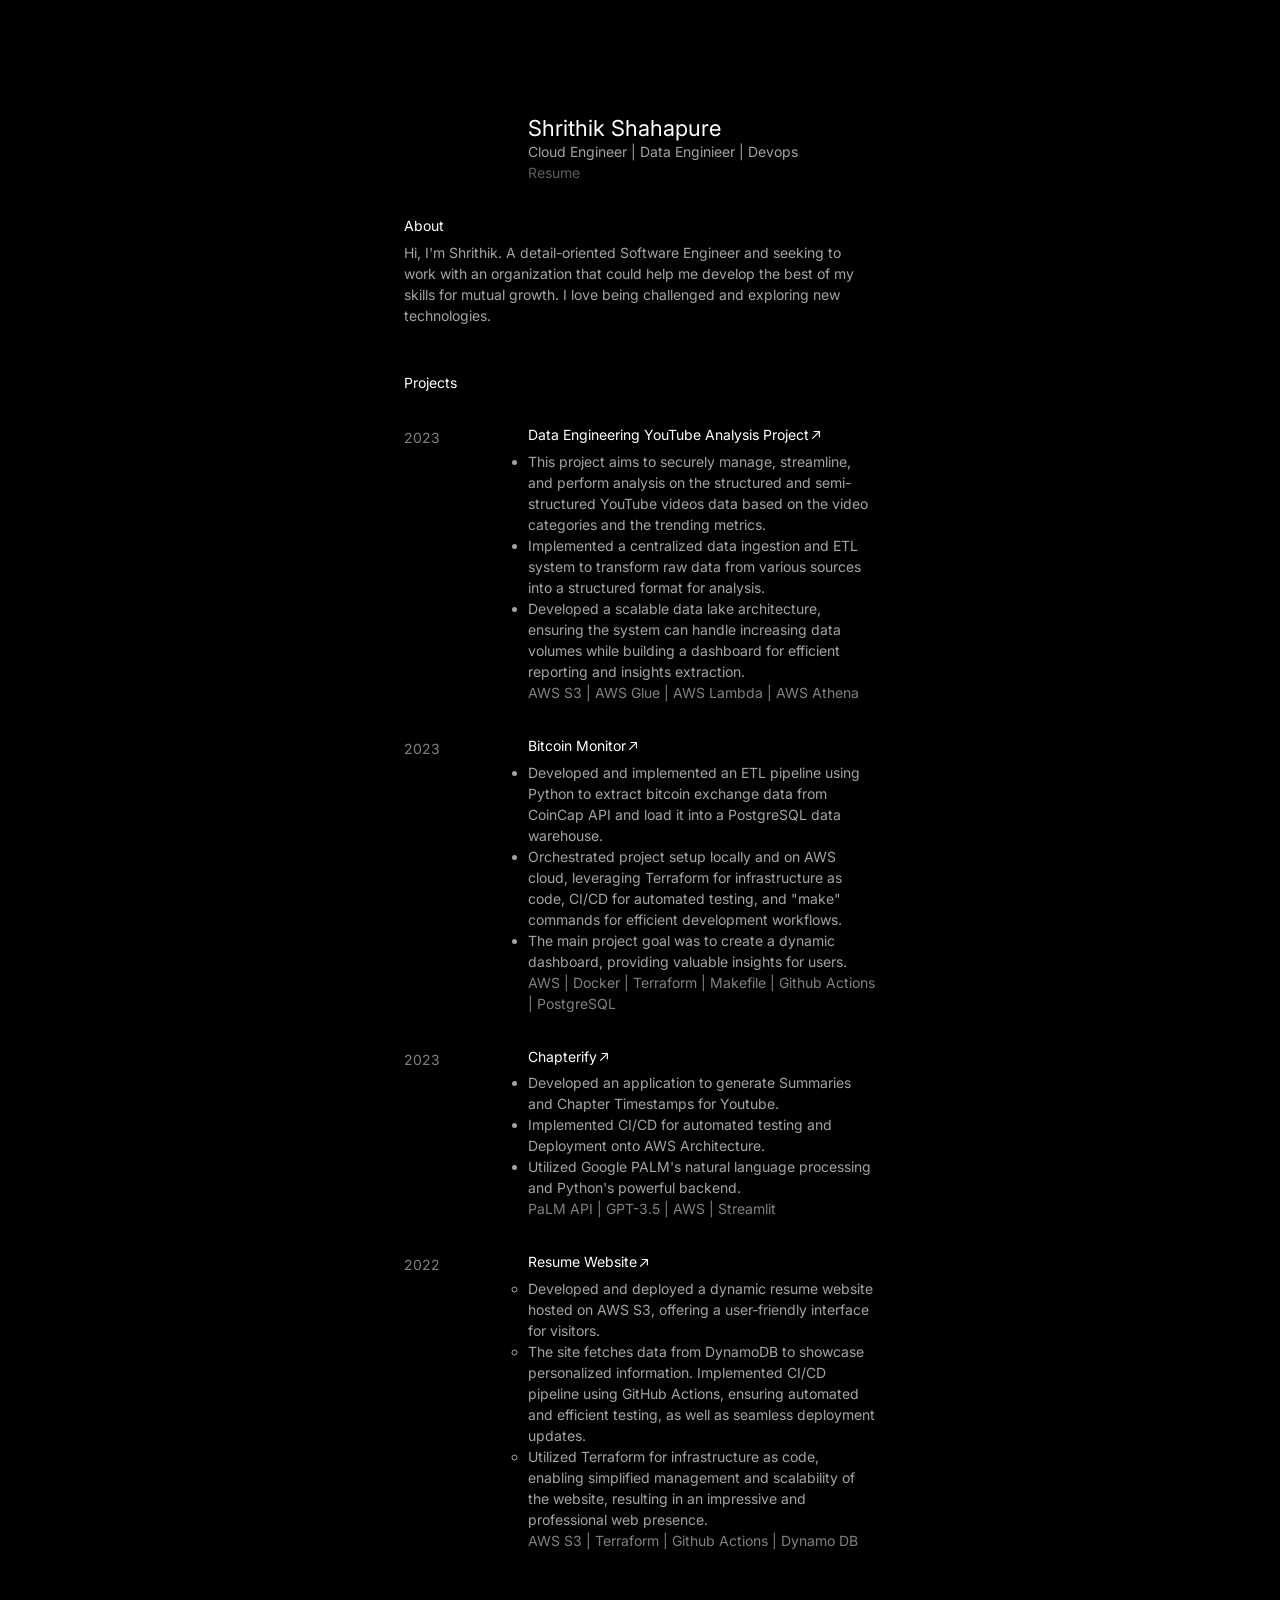
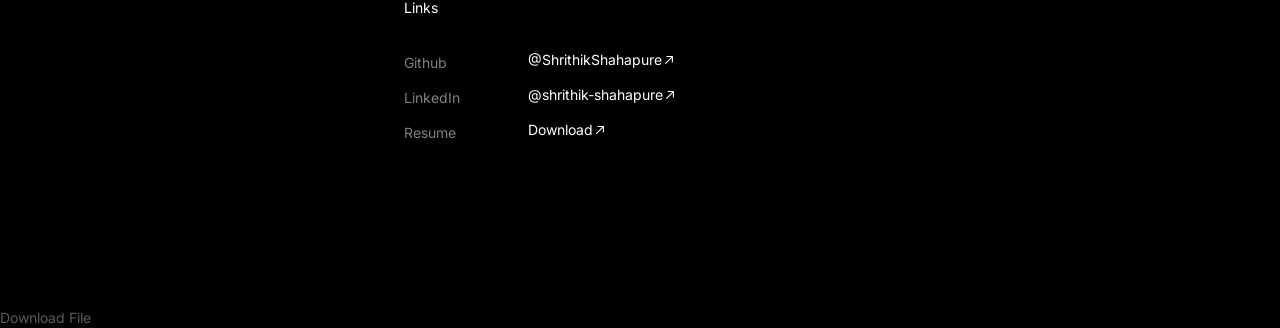
<file: index.html>
<!DOCTYPE html>
<html>

<head>
    <meta name="viewport" content="width=device-width" />
    <meta charSet="utf-8" />
    <title>Shrithik Shahapure - Cloud Engineer | Data Enginieer | Devops</title>
    <meta name="next-head-count" content="3" />
    <meta charset="utf-8" />
    <meta name="description" content="Shrithik Shahapure - Cloud Engineer | Data Engineer | Devops" />
    <meta name="image" content="https://shrithik.cloud/bear.png" />
    <meta itemProp="name" content="Bonhomme" />
    <meta itemProp="description" content="Shrithik Shahapure - Cloud Engineer | Data Engineer | Devops" />
    <meta itemProp="image" content="https://shrithik.cloud/bear.png" />
    <meta name="og:title" content="Shrithik Shahapure - Cloud Engineer | Data Enginieer | Devops" />
    <meta name="og:description" content="Shrithik Shahapure - Cloud Engineer | Data Enginieer | Devops" />
    <link rel="icon" href="/bear.png" />
    <link rel="preload" href="/_next/static/css/295d5bbb60542c13.css" as="style" />
    <link rel="stylesheet" href="/_next/static/css/295d5bbb60542c13.css" data-n-g="" /><noscript data-n-css=""></noscript>

</head>

<body>
    <div id="__next">
        <div data-rk="">
            <style>
                [data-rk] {
                    --rk-blurs-modalOverlay: blur(0px);
                    --rk-fonts-body: SFRounded, ui-rounded, "SF Pro Rounded", -apple-system, BlinkMacSystemFont, "Segoe UI", Roboto, Helvetica, Arial, sans-serif, "Apple Color Emoji", "Segoe UI Emoji", "Segoe UI Symbol";
                    --rk-radii-actionButton: 9999px;
                    --rk-radii-connectButton: 12px;
                    --rk-radii-menuButton: 12px;
                    --rk-radii-modal: 24px;
                    --rk-radii-modalMobile: 28px;
                    --rk-colors-accentColor: #3898FF;
                    --rk-colors-accentColorForeground: #FFF;
                    --rk-colors-actionButtonBorder: rgba(255, 255, 255, 0.04);
                    --rk-colors-actionButtonBorderMobile: rgba(255, 255, 255, 0.08);
                    --rk-colors-actionButtonSecondaryBackground: rgba(255, 255, 255, 0.08);
                    --rk-colors-closeButton: rgba(224, 232, 255, 0.6);
                    --rk-colors-closeButtonBackground: rgba(255, 255, 255, 0.08);
                    --rk-colors-connectButtonBackground: #1A1B1F;
                    --rk-colors-connectButtonBackgroundError: #FF494A;
                    --rk-colors-connectButtonInnerBackground: linear-gradient(0deg, rgba(255, 255, 255, 0.075), rgba(255, 255, 255, 0.15));
                    --rk-colors-connectButtonText: #FFF;
                    --rk-colors-connectButtonTextError: #FFF;
                    --rk-colors-connectionIndicator: #30E000;
                    --rk-colors-error: #FF494A;
                    --rk-colors-generalBorder: rgba(255, 255, 255, 0.08);
                    --rk-colors-generalBorderDim: rgba(255, 255, 255, 0.04);
                    --rk-colors-menuItemBackground: rgba(224, 232, 255, 0.1);
                    --rk-colors-modalBackdrop: rgba(0, 0, 0, 0.5);
                    --rk-colors-modalBackground: #1A1B1F;
                    --rk-colors-modalBorder: rgba(255, 255, 255, 0.08);
                    --rk-colors-modalText: #FFF;
                    --rk-colors-modalTextDim: rgba(224, 232, 255, 0.3);
                    --rk-colors-modalTextSecondary: rgba(255, 255, 255, 0.6);
                    --rk-colors-profileAction: rgba(224, 232, 255, 0.1);
                    --rk-colors-profileActionHover: rgba(224, 232, 255, 0.2);
                    --rk-colors-profileForeground: rgba(224, 232, 255, 0.05);
                    --rk-colors-selectedOptionBorder: rgba(224, 232, 255, 0.1);
                    --rk-colors-standby: #FFD641;
                    --rk-shadows-connectButton: 0px 4px 12px rgba(0, 0, 0, 0.1);
                    --rk-shadows-dialog: 0px 8px 32px rgba(0, 0, 0, 0.32);
                    --rk-shadows-profileDetailsAction: 0px 2px 6px rgba(37, 41, 46, 0.04);
                    --rk-shadows-selectedOption: 0px 2px 6px rgba(0, 0, 0, 0.24);
                    --rk-shadows-selectedWallet: 0px 2px 6px rgba(0, 0, 0, 0.24);
                    --rk-shadows-walletLogo: 0px 2px 16px rgba(0, 0, 0, 0.16);
                }
            </style>
            <style data-emotion="css-global 5yyz8i">
                :host,
                :root,
                [data-theme] {
                    --chakra-ring-inset: var(--chakra-empty, /*!*/
                    /*!*/
                    );
                    --chakra-ring-offset-width: 0px;
                    --chakra-ring-offset-color: #fff;
                    --chakra-ring-color: rgba(66, 153, 225, 0.6);
                    --chakra-ring-offset-shadow: 0 0 #0000;
                    --chakra-ring-shadow: 0 0 #0000;
                    --chakra-space-x-reverse: 0;
                    --chakra-space-y-reverse: 0;
                    --bonhomme-colors-transparent: transparent;
                    --bonhomme-colors-current: currentColor;
                    --bonhomme-colors-black-50: #404040;
                    --bonhomme-colors-black-100: #333;
                    --bonhomme-colors-black-200: #262626;
                    --bonhomme-colors-black-300: #1a1a1a;
                    --bonhomme-colors-black-400: #0d0d0d;
                    --bonhomme-colors-black-500: #000;
                    --bonhomme-colors-black-600: #000;
                    --bonhomme-colors-black-700: #000;
                    --bonhomme-colors-black-800: #000;
                    --bonhomme-colors-black-900: #000;
                    --bonhomme-colors-white-50: #fff;
                    --bonhomme-colors-white-100: #fff;
                    --bonhomme-colors-white-200: #fff;
                    --bonhomme-colors-white-300: #fff;
                    --bonhomme-colors-white-400: #fff;
                    --bonhomme-colors-white-500: #fff;
                    --bonhomme-colors-white-600: #f2f2f2;
                    --bonhomme-colors-white-700: #e6e6e6;
                    --bonhomme-colors-white-800: #d9d9d9;
                    --bonhomme-colors-white-900: #ccc;
                    --bonhomme-colors-whiteAlpha-50: rgba(255, 255, 255, 0.04);
                    --bonhomme-colors-whiteAlpha-100: rgba(255, 255, 255, 0.06);
                    --bonhomme-colors-whiteAlpha-200: rgba(255, 255, 255, 0.08);
                    --bonhomme-colors-whiteAlpha-300: rgba(255, 255, 255, 0.16);
                    --bonhomme-colors-whiteAlpha-400: rgba(255, 255, 255, 0.24);
                    --bonhomme-colors-whiteAlpha-500: rgba(255, 255, 255, 0.36);
                    --bonhomme-colors-whiteAlpha-600: rgba(255, 255, 255, 0.48);
                    --bonhomme-colors-whiteAlpha-700: rgba(255, 255, 255, 0.64);
                    --bonhomme-colors-whiteAlpha-800: rgba(255, 255, 255, 0.80);
                    --bonhomme-colors-whiteAlpha-900: rgba(255, 255, 255, 0.92);
                    --bonhomme-colors-blackAlpha-50: rgba(0, 0, 0, 0.04);
                    --bonhomme-colors-blackAlpha-100: rgba(0, 0, 0, 0.06);
                    --bonhomme-colors-blackAlpha-200: rgba(0, 0, 0, 0.08);
                    --bonhomme-colors-blackAlpha-300: rgba(0, 0, 0, 0.16);
                    --bonhomme-colors-blackAlpha-400: rgba(0, 0, 0, 0.24);
                    --bonhomme-colors-blackAlpha-500: rgba(0, 0, 0, 0.36);
                    --bonhomme-colors-blackAlpha-600: rgba(0, 0, 0, 0.48);
                    --bonhomme-colors-blackAlpha-700: rgba(0, 0, 0, 0.64);
                    --bonhomme-colors-blackAlpha-800: rgba(0, 0, 0, 0.80);
                    --bonhomme-colors-blackAlpha-900: rgba(0, 0, 0, 0.92);
                    --bonhomme-colors-gray-50: #F7FAFC;
                    --bonhomme-colors-gray-100: #EDF2F7;
                    --bonhomme-colors-gray-200: #E2E8F0;
                    --bonhomme-colors-gray-300: #CBD5E0;
                    --bonhomme-colors-gray-400: #A0AEC0;
                    --bonhomme-colors-gray-500: #718096;
                    --bonhomme-colors-gray-600: #4A5568;
                    --bonhomme-colors-gray-700: #2D3748;
                    --bonhomme-colors-gray-800: #1A202C;
                    --bonhomme-colors-gray-900: #171923;
                    -webkit---bonhomme-colors-red-50: #FFF5F5;
                    --bonhomme-colors-red-50: #FFF5F5;
                    --bonhomme-colors-red-100: #FED7D7;
                    --bonhomme-colors-red-200: #FEB2B2;
                    --bonhomme-colors-red-300: #FC8181;
                    --bonhomme-colors-red-400: #F56565;
                    --bonhomme-colors-red-500: #E53E3E;
                    --bonhomme-colors-red-600: #C53030;
                    --bonhomme-colors-red-700: #9B2C2C;
                    --bonhomme-colors-red-800: #822727;
                    --bonhomme-colors-red-900: #63171B;
                    --bonhomme-colors-orange-50: #FFFAF0;
                    --bonhomme-colors-orange-100: #FEEBC8;
                    --bonhomme-colors-orange-200: #FBD38D;
                    --bonhomme-colors-orange-300: #F6AD55;
                    --bonhomme-colors-orange-400: #ED8936;
                    --bonhomme-colors-orange-500: #DD6B20;
                    --bonhomme-colors-orange-600: #C05621;
                    --bonhomme-colors-orange-700: #9C4221;
                    --bonhomme-colors-orange-800: #7B341E;
                    --bonhomme-colors-orange-900: #652B19;
                    --bonhomme-colors-yellow-50: #FFFFF0;
                    --bonhomme-colors-yellow-100: #FEFCBF;
                    --bonhomme-colors-yellow-200: #FAF089;
                    --bonhomme-colors-yellow-300: #F6E05E;
                    --bonhomme-colors-yellow-400: #ECC94B;
                    --bonhomme-colors-yellow-500: #D69E2E;
                    --bonhomme-colors-yellow-600: #B7791F;
                    --bonhomme-colors-yellow-700: #975A16;
                    --bonhomme-colors-yellow-800: #744210;
                    --bonhomme-colors-yellow-900: #5F370E;
                    --bonhomme-colors-green-50: #F0FFF4;
                    --bonhomme-colors-green-100: #C6F6D5;
                    --bonhomme-colors-green-200: #9AE6B4;
                    --bonhomme-colors-green-300: #68D391;
                    --bonhomme-colors-green-400: #48BB78;
                    --bonhomme-colors-green-500: #38A169;
                    --bonhomme-colors-green-600: #2F855A;
                    --bonhomme-colors-green-700: #276749;
                    --bonhomme-colors-green-800: #22543D;
                    --bonhomme-colors-green-900: #1C4532;
                    --bonhomme-colors-teal-50: #E6FFFA;
                    --bonhomme-colors-teal-100: #B2F5EA;
                    --bonhomme-colors-teal-200: #81E6D9;
                    --bonhomme-colors-teal-300: #4FD1C5;
                    --bonhomme-colors-teal-400: #38B2AC;
                    --bonhomme-colors-teal-500: #319795;
                    --bonhomme-colors-teal-600: #2C7A7B;
                    --bonhomme-colors-teal-700: #285E61;
                    --bonhomme-colors-teal-800: #234E52;
                    --bonhomme-colors-teal-900: #1D4044;
                    --bonhomme-colors-blue-50: #a4c8f7;
                    --bonhomme-colors-blue-100: #8db9f5;
                    --bonhomme-colors-blue-200: #75abf3;
                    --bonhomme-colors-blue-300: #5e9df1;
                    --bonhomme-colors-blue-400: #468eef;
                    --bonhomme-colors-blue-500: #2F80ED;
                    --bonhomme-colors-blue-600: #1872eb;
                    --bonhomme-colors-blue-700: #1366d6;
                    --bonhomme-colors-blue-800: #115bbf;
                    --bonhomme-colors-blue-900: #0e50a8;
                    --bonhomme-colors-cyan-50: #EDFDFD;
                    --bonhomme-colors-cyan-100: #C4F1F9;
                    --bonhomme-colors-cyan-200: #9DECF9;
                    --bonhomme-colors-cyan-300: #76E4F7;
                    --bonhomme-colors-cyan-400: #0BC5EA;
                    --bonhomme-colors-cyan-500: #00B5D8;
                    --bonhomme-colors-cyan-600: #00A3C4;
                    --bonhomme-colors-cyan-700: #0987A0;
                    --bonhomme-colors-cyan-800: #086F83;
                    --bonhomme-colors-cyan-900: #065666;
                    --bonhomme-colors-purple-50: #d9bdf3;
                    --bonhomme-colors-purple-100: #cda8ef;
                    --bonhomme-colors-purple-200: #c092ec;
                    --bonhomme-colors-purple-300: #b47ce8;
                    --bonhomme-colors-purple-400: #a767e4;
                    --bonhomme-colors-purple-500: #9b51e0;
                    --bonhomme-colors-purple-600: #8f3bdc;
                    --bonhomme-colors-purple-700: #8226d8;
                    --bonhomme-colors-purple-800: #7523c2;
                    --bonhomme-colors-purple-900: #681fac;
                    --bonhomme-colors-pink-50: #fff;
                    --bonhomme-colors-pink-100: #ffecfa;
                    --bonhomme-colors-pink-200: #ffd3f2;
                    --bonhomme-colors-pink-300: #ffb9eb;
                    --bonhomme-colors-pink-400: #ffa0e4;
                    --bonhomme-colors-pink-500: #ff86dd;
                    --bonhomme-colors-pink-600: #ff6cd6;
                    --bonhomme-colors-pink-700: #ff53cf;
                    --bonhomme-colors-pink-800: #ff39c8;
                    --bonhomme-colors-pink-900: #ff20c0;
                    --bonhomme-colors-linkedin-50: #E8F4F9;
                    --bonhomme-colors-linkedin-100: #CFEDFB;
                    --bonhomme-colors-linkedin-200: #9BDAF3;
                    --bonhomme-colors-linkedin-300: #68C7EC;
                    --bonhomme-colors-linkedin-400: #34B3E4;
                    --bonhomme-colors-linkedin-500: #00A0DC;
                    --bonhomme-colors-linkedin-600: #008CC9;
                    --bonhomme-colors-linkedin-700: #0077B5;
                    --bonhomme-colors-linkedin-800: #005E93;
                    --bonhomme-colors-linkedin-900: #004471;
                    --bonhomme-colors-facebook-50: #E8F4F9;
                    --bonhomme-colors-facebook-100: #D9DEE9;
                    --bonhomme-colors-facebook-200: #B7C2DA;
                    --bonhomme-colors-facebook-300: #6482C0;
                    --bonhomme-colors-facebook-400: #4267B2;
                    --bonhomme-colors-facebook-500: #385898;
                    --bonhomme-colors-facebook-600: #314E89;
                    --bonhomme-colors-facebook-700: #29487D;
                    --bonhomme-colors-facebook-800: #223B67;
                    --bonhomme-colors-facebook-900: #1E355B;
                    --bonhomme-colors-messenger-50: #D0E6FF;
                    --bonhomme-colors-messenger-100: #B9DAFF;
                    --bonhomme-colors-messenger-200: #A2CDFF;
                    --bonhomme-colors-messenger-300: #7AB8FF;
                    --bonhomme-colors-messenger-400: #2E90FF;
                    --bonhomme-colors-messenger-500: #0078FF;
                    --bonhomme-colors-messenger-600: #0063D1;
                    --bonhomme-colors-messenger-700: #0052AC;
                    --bonhomme-colors-messenger-800: #003C7E;
                    --bonhomme-colors-messenger-900: #002C5C;
                    --bonhomme-colors-whatsapp-50: #dffeec;
                    --bonhomme-colors-whatsapp-100: #b9f5d0;
                    --bonhomme-colors-whatsapp-200: #90edb3;
                    --bonhomme-colors-whatsapp-300: #65e495;
                    --bonhomme-colors-whatsapp-400: #3cdd78;
                    --bonhomme-colors-whatsapp-500: #22c35e;
                    --bonhomme-colors-whatsapp-600: #179848;
                    --bonhomme-colors-whatsapp-700: #0c6c33;
                    --bonhomme-colors-whatsapp-800: #01421c;
                    --bonhomme-colors-whatsapp-900: #001803;
                    --bonhomme-colors-twitter-50: #E5F4FD;
                    --bonhomme-colors-twitter-100: #C8E9FB;
                    --bonhomme-colors-twitter-200: #A8DCFA;
                    --bonhomme-colors-twitter-300: #83CDF7;
                    --bonhomme-colors-twitter-400: #57BBF5;
                    --bonhomme-colors-twitter-500: #1DA1F2;
                    --bonhomme-colors-twitter-600: #1A94DA;
                    --bonhomme-colors-twitter-700: #1681BF;
                    --bonhomme-colors-twitter-800: #136B9E;
                    --bonhomme-colors-twitter-900: #0D4D71;
                    --bonhomme-colors-telegram-50: #E3F2F9;
                    --bonhomme-colors-telegram-100: #C5E4F3;
                    --bonhomme-colors-telegram-200: #A2D4EC;
                    --bonhomme-colors-telegram-300: #7AC1E4;
                    --bonhomme-colors-telegram-400: #47A9DA;
                    --bonhomme-colors-telegram-500: #0088CC;
                    --bonhomme-colors-telegram-600: #007AB8;
                    --bonhomme-colors-telegram-700: #006BA1;
                    --bonhomme-colors-telegram-800: #005885;
                    --bonhomme-colors-telegram-900: #003F5E;
                    --bonhomme-borders-none: 0;
                    --bonhomme-borders-1px: 1px solid;
                    --bonhomme-borders-2px: 2px solid;
                    --bonhomme-borders-4px: 4px solid;
                    --bonhomme-borders-8px: 8px solid;
                    -webkit---bonhomme-fonts-heading: 'SF Pro', 'Inter', -apple-system, BlinkMacSystemFont, Segoe UI, Roboto, Oxygen, Ubuntu, Cantarell, Fira Sans, Droid Sans, Helvetica Neue, sans-serif;
                    --bonhomme-fonts-heading: 'SF Pro', 'Inter', -apple-system, BlinkMacSystemFont, Segoe UI, Roboto, Oxygen, Ubuntu, Cantarell, Fira Sans, Droid Sans, Helvetica Neue, sans-serif;
                    --bonhomme-fonts-body: 'SF Pro', 'Inter', -apple-system, BlinkMacSystemFont, Segoe UI, Roboto, Oxygen, Ubuntu, Cantarell, Fira Sans, Droid Sans, Helvetica Neue, sans-serif;
                    --bonhomme-fonts-mono: SFMono-Regular, Menlo, Monaco, Consolas, "Liberation Mono", "Courier New", monospace;
                    --bonhomme-fontSizes-xs: 0.75rem;
                    --bonhomme-fontSizes-sm: clamp(10px, calc(10.00px + 0.00vw), 10px);
                    --bonhomme-fontSizes-md: clamp(14px, calc(14.00px + 0.00vw), 14px);
                    --bonhomme-fontSizes-lg: clamp(18px, calc(3.71px + 3.81vw), 22px);
                    --bonhomme-fontSizes-xl: 1.25rem;
                    -webkit---bonhomme-fontSizes-2xl: 1.5rem;
                    --bonhomme-fontSizes-2xl: 1.5rem;
                    -webkit---bonhomme-fontSizes-3xl: 1.875rem;
                    --bonhomme-fontSizes-3xl: 1.875rem;
                    -webkit---bonhomme-fontSizes-4xl: 2.25rem;
                    --bonhomme-fontSizes-4xl: 2.25rem;
                    -webkit---bonhomme-fontSizes-5xl: 3rem;
                    --bonhomme-fontSizes-5xl: 3rem;
                    -webkit---bonhomme-fontSizes-6xl: 3.75rem;
                    --bonhomme-fontSizes-6xl: 3.75rem;
                    -webkit---bonhomme-fontSizes-7xl: 4.5rem;
                    --bonhomme-fontSizes-7xl: 4.5rem;
                    -webkit---bonhomme-fontSizes-8xl: 6rem;
                    --bonhomme-fontSizes-8xl: 6rem;
                    -webkit---bonhomme-fontSizes-9xl: 8rem;
                    --bonhomme-fontSizes-9xl: 8rem;
                    --bonhomme-fontWeights-hairline: 100;
                    --bonhomme-fontWeights-thin: 200;
                    --bonhomme-fontWeights-light: 300;
                    --bonhomme-fontWeights-normal: 400;
                    --bonhomme-fontWeights-medium: 500;
                    --bonhomme-fontWeights-semibold: 600;
                    --bonhomme-fontWeights-bold: 700;
                    --bonhomme-fontWeights-extrabold: 800;
                    --bonhomme-fontWeights-black: 900;
                    --bonhomme-letterSpacings-tighter: -0.05em;
                    --bonhomme-letterSpacings-tight: -0.005em;
                    --bonhomme-letterSpacings-normal: 0;
                    --bonhomme-letterSpacings-wide: 0.005em;
                    --bonhomme-letterSpacings-wider: 0.05em;
                    --bonhomme-letterSpacings-widest: 0.1em;
                    -webkit---bonhomme-lineHeights-3: .75rem;
                    --bonhomme-lineHeights-3: .75rem;
                    -webkit---bonhomme-lineHeights-4: 1rem;
                    --bonhomme-lineHeights-4: 1rem;
                    -webkit---bonhomme-lineHeights-5: 1.25rem;
                    --bonhomme-lineHeights-5: 1.25rem;
                    -webkit---bonhomme-lineHeights-6: 1.5rem;
                    --bonhomme-lineHeights-6: 1.5rem;
                    -webkit---bonhomme-lineHeights-7: 1.75rem;
                    --bonhomme-lineHeights-7: 1.75rem;
                    -webkit---bonhomme-lineHeights-8: 2rem;
                    --bonhomme-lineHeights-8: 2rem;
                    -webkit---bonhomme-lineHeights-9: 2.25rem;
                    --bonhomme-lineHeights-9: 2.25rem;
                    --bonhomme-lineHeights-10: 2.5rem;
                    --bonhomme-lineHeights-normal: normal;
                    --bonhomme-lineHeights-none: 1;
                    --bonhomme-lineHeights-shorter: 1.25;
                    --bonhomme-lineHeights-short: 1.2;
                    --bonhomme-lineHeights-base: 1.5;
                    --bonhomme-lineHeights-tall: 1.625;
                    --bonhomme-lineHeights-taller: 2;
                    --bonhomme-radii-none: 0;
                    --bonhomme-radii-sm: 0.125rem;
                    --bonhomme-radii-base: 0.25rem;
                    --bonhomme-radii-md: 0.375rem;
                    --bonhomme-radii-lg: 0.5rem;
                    --bonhomme-radii-xl: 0.75rem;
                    --bonhomme-radii-2xl: 1rem;
                    --bonhomme-radii-3xl: 1.5rem;
                    --bonhomme-radii-full: 9999px;
                    --bonhomme-space-1: 0.25rem;
                    --bonhomme-space-2: 0.5rem;
                    --bonhomme-space-3: 0.75rem;
                    --bonhomme-space-4: 1rem;
                    --bonhomme-space-5: 1.25rem;
                    --bonhomme-space-6: 1.5rem;
                    --bonhomme-space-7: 1.75rem;
                    --bonhomme-space-8: 2rem;
                    --bonhomme-space-9: 2.25rem;
                    --bonhomme-space-10: 2.5rem;
                    --bonhomme-space-12: 3rem;
                    --bonhomme-space-14: 3.5rem;
                    --bonhomme-space-16: 4rem;
                    --bonhomme-space-20: 5rem;
                    --bonhomme-space-24: 6rem;
                    --bonhomme-space-28: 7rem;
                    --bonhomme-space-32: 8rem;
                    --bonhomme-space-36: 9rem;
                    --bonhomme-space-40: 10rem;
                    --bonhomme-space-44: 11rem;
                    --bonhomme-space-48: 12rem;
                    --bonhomme-space-52: 13rem;
                    --bonhomme-space-56: 14rem;
                    --bonhomme-space-60: 15rem;
                    --bonhomme-space-64: 16rem;
                    --bonhomme-space-72: 18rem;
                    --bonhomme-space-80: 20rem;
                    --bonhomme-space-96: 24rem;
                    --bonhomme-space-px: 1px;
                    --bonhomme-space-0-5: 0.125rem;
                    --bonhomme-space-1-5: 0.375rem;
                    --bonhomme-space-2-5: 0.625rem;
                    --bonhomme-space-3-5: 0.875rem;
                    --bonhomme-space-fluid-xs: clamp(12px, calc(10.18px + 0.48vw), 16px);
                    --bonhomme-space-fluid-sm: clamp(16px, calc(10.55px + 1.45vw), 28px);
                    --bonhomme-space-fluid-md: clamp(16px, calc(5.09px + 2.91vw), 40px);
                    --bonhomme-space-fluid-lg: clamp(24px, calc(5.82px + 4.85vw), 64px);
                    --bonhomme-space-fluid-xl: clamp(32px, calc(2.91px + 7.76vw), 96px);
                    --bonhomme-shadows-xs: 0 0 0 1px rgba(0, 0, 0, 0.05);
                    --bonhomme-shadows-sm: 0 1px 2px 0 rgba(0, 0, 0, 0.05);
                    --bonhomme-shadows-base: 0 1px 3px 0 rgba(0, 0, 0, 0.1), 0 1px 2px 0 rgba(0, 0, 0, 0.06);
                    --bonhomme-shadows-md: 0 4px 6px -1px rgba(0, 0, 0, 0.1), 0 2px 4px -1px rgba(0, 0, 0, 0.06);
                    --bonhomme-shadows-lg: 0 10px 15px -3px rgba(0, 0, 0, 0.1), 0 4px 6px -2px rgba(0, 0, 0, 0.05);
                    --bonhomme-shadows-xl: 0 20px 25px -5px rgba(0, 0, 0, 0.1), 0 10px 10px -5px rgba(0, 0, 0, 0.04);
                    --bonhomme-shadows-2xl: 0 25px 50px -12px rgba(0, 0, 0, 0.25);
                    --bonhomme-shadows-outline: 0 0 0 3px rgba(66, 153, 225, 0.6);
                    -webkit---bonhomme-shadows-inner: inset 0 2px 4px 0 rgba(0, 0, 0, 0.06);
                    --bonhomme-shadows-inner: inset 0 2px 4px 0 rgba(0, 0, 0, 0.06);
                    --bonhomme-shadows-none: none;
                    --bonhomme-shadows-dark-lg: rgba(0, 0, 0, 0.1) 0px 0px 0px 1px, rgba(0, 0, 0, 0.2) 0px 5px 10px, rgba(0, 0, 0, 0.4) 0px 15px 40px;
                    --bonhomme-sizes-1: 0.25rem;
                    --bonhomme-sizes-2: 0.5rem;
                    --bonhomme-sizes-3: 0.75rem;
                    --bonhomme-sizes-4: 1rem;
                    --bonhomme-sizes-5: 1.25rem;
                    --bonhomme-sizes-6: 1.5rem;
                    --bonhomme-sizes-7: 1.75rem;
                    --bonhomme-sizes-8: 2rem;
                    --bonhomme-sizes-9: 2.25rem;
                    --bonhomme-sizes-10: 2.5rem;
                    --bonhomme-sizes-12: 3rem;
                    --bonhomme-sizes-14: 3.5rem;
                    --bonhomme-sizes-16: 4rem;
                    --bonhomme-sizes-20: 5rem;
                    --bonhomme-sizes-24: 6rem;
                    --bonhomme-sizes-28: 7rem;
                    --bonhomme-sizes-32: 8rem;
                    --bonhomme-sizes-36: 9rem;
                    --bonhomme-sizes-40: 10rem;
                    --bonhomme-sizes-44: 11rem;
                    --bonhomme-sizes-48: 12rem;
                    --bonhomme-sizes-52: 13rem;
                    --bonhomme-sizes-56: 14rem;
                    --bonhomme-sizes-60: 15rem;
                    --bonhomme-sizes-64: 16rem;
                    --bonhomme-sizes-72: 18rem;
                    --bonhomme-sizes-80: 20rem;
                    --bonhomme-sizes-96: 24rem;
                    --bonhomme-sizes-px: 1px;
                    --bonhomme-sizes-0-5: 0.125rem;
                    --bonhomme-sizes-1-5: 0.375rem;
                    --bonhomme-sizes-2-5: 0.625rem;
                    --bonhomme-sizes-3-5: 0.875rem;
                    --bonhomme-sizes-max: max-content;
                    --bonhomme-sizes-min: min-content;
                    --bonhomme-sizes-full: 100%;
                    --bonhomme-sizes-3xs: 14rem;
                    --bonhomme-sizes-2xs: 16rem;
                    --bonhomme-sizes-xs: 20rem;
                    --bonhomme-sizes-sm: 24rem;
                    --bonhomme-sizes-md: 28rem;
                    --bonhomme-sizes-lg: 32rem;
                    --bonhomme-sizes-xl: 36rem;
                    --bonhomme-sizes-2xl: 42rem;
                    --bonhomme-sizes-3xl: 48rem;
                    --bonhomme-sizes-4xl: 56rem;
                    --bonhomme-sizes-5xl: 64rem;
                    --bonhomme-sizes-6xl: 72rem;
                    --bonhomme-sizes-7xl: 80rem;
                    --bonhomme-sizes-8xl: 90rem;
                    --bonhomme-sizes-container-sm: 640px;
                    --bonhomme-sizes-container-md: 768px;
                    --bonhomme-sizes-container-lg: 1024px;
                    --bonhomme-sizes-container-xl: 1280px;
                    -webkit---bonhomme-zIndices-hide: -1;
                    --bonhomme-zIndices-hide: -1;
                    -webkit---bonhomme-zIndices-auto: auto;
                    --bonhomme-zIndices-auto: auto;
                    -webkit---bonhomme-zIndices-base: 0;
                    --bonhomme-zIndices-base: 0;
                    --bonhomme-zIndices-docked: 10;
                    --bonhomme-zIndices-dropdown: 1000;
                    --bonhomme-zIndices-sticky: 1100;
                    --bonhomme-zIndices-banner: 1200;
                    --bonhomme-zIndices-overlay: 1300;
                    --bonhomme-zIndices-modal: 1400;
                    --bonhomme-zIndices-popover: 1500;
                    --bonhomme-zIndices-skipLink: 1600;
                    --bonhomme-zIndices-toast: 1700;
                    --bonhomme-zIndices-tooltip: 1800;
                    --bonhomme-transition-property-common: background-color, border-color, color, fill, stroke, opacity, box-shadow, transform;
                    --bonhomme-transition-property-colors: background-color, border-color, color, fill, stroke;
                    --bonhomme-transition-property-dimensions: width, height;
                    --bonhomme-transition-property-position: left, right, top, bottom;
                    --bonhomme-transition-property-background: background-color, background-image, background-position;
                    --bonhomme-transition-easing-ease-in: cubic-bezier(0.4, 0, 1, 1);
                    --bonhomme-transition-easing-ease-out: cubic-bezier(0, 0, 0.2, 1);
                    --bonhomme-transition-easing-ease-in-out: cubic-bezier(0.4, 0, 0.2, 1);
                    --bonhomme-transition-duration-ultra-fast: 50ms;
                    --bonhomme-transition-duration-faster: 100ms;
                    --bonhomme-transition-duration-fast: 150ms;
                    --bonhomme-transition-duration-normal: 200ms;
                    --bonhomme-transition-duration-slow: 300ms;
                    --bonhomme-transition-duration-slower: 400ms;
                    --bonhomme-transition-duration-ultra-slow: 500ms;
                    --bonhomme-blur-none: 0;
                    --bonhomme-blur-sm: 4px;
                    --bonhomme-blur-base: 8px;
                    --bonhomme-blur-md: 12px;
                    --bonhomme-blur-lg: 16px;
                    --bonhomme-blur-xl: 24px;
                    --bonhomme-blur-2xl: 40px;
                    --bonhomme-blur-3xl: 64px;
                }
            </style>
            <style data-emotion="css-global 1jqlf9g">
                html {
                    line-height: 1.5;
                    -webkit-text-size-adjust: 100%;
                    font-family: system-ui, sans-serif;
                    -webkit-font-smoothing: antialiased;
                    text-rendering: optimizeLegibility;
                    -moz-osx-font-smoothing: grayscale;
                    touch-action: manipulation;
                }

                body {
                    position: relative;
                    min-height: 100%;
                    font-feature-settings: 'kern';
                }

                *,
                *::before,
                *::after {
                    border-width: 0;
                    border-style: solid;
                    box-sizing: border-box;
                }

                main {
                    display: block;
                }

                hr {
                    border-top-width: 1px;
                    box-sizing: content-box;
                    height: 0;
                    overflow: visible;
                }

                pre,
                code,
                kbd,
                samp {
                    font-family: SFMono-Regular, Menlo, Monaco, Consolas, monospace;
                    font-size: 1em;
                }

                a {
                    background-color: transparent;
                    color: inherit;
                    -webkit-text-decoration: inherit;
                    text-decoration: inherit;
                }

                abbr[title] {
                    border-bottom: none;
                    -webkit-text-decoration: underline;
                    text-decoration: underline;
                    -webkit-text-decoration: underline dotted;
                    -webkit-text-decoration: underline dotted;
                    text-decoration: underline dotted;
                }

                b,
                strong {
                    font-weight: bold;
                }

                small {
                    font-size: 80%;
                }

                sub,
                sup {
                    font-size: 75%;
                    line-height: 0;
                    position: relative;
                    vertical-align: baseline;
                }

                sub {
                    bottom: -0.25em;
                }

                sup {
                    top: -0.5em;
                }

                img {
                    border-style: none;
                }

                button,
                input,
                optgroup,
                select,
                textarea {
                    font-family: inherit;
                    font-size: 100%;
                    line-height: 1.15;
                    margin: 0;
                }

                button,
                input {
                    overflow: visible;
                }

                button,
                select {
                    text-transform: none;
                }

                button::-moz-focus-inner,
                [type="button"]::-moz-focus-inner,
                [type="reset"]::-moz-focus-inner,
                [type="submit"]::-moz-focus-inner {
                    border-style: none;
                    padding: 0;
                }

                fieldset {
                    padding: 0.35em 0.75em 0.625em;
                }

                legend {
                    box-sizing: border-box;
                    color: inherit;
                    display: table;
                    max-width: 100%;
                    padding: 0;
                    white-space: normal;
                }

                progress {
                    vertical-align: baseline;
                }

                textarea {
                    overflow: auto;
                }

                [type="checkbox"],
                [type="radio"] {
                    box-sizing: border-box;
                    padding: 0;
                }

                [type="number"]::-webkit-inner-spin-button,
                [type="number"]::-webkit-outer-spin-button {
                    -webkit-appearance: none !important;
                }

                input[type="number"] {
                    -moz-appearance: textfield;
                }

                [type="search"] {
                    -webkit-appearance: textfield;
                    outline-offset: -2px;
                }

                [type="search"]::-webkit-search-decoration {
                    -webkit-appearance: none !important;
                }

                ::-webkit-file-upload-button {
                    -webkit-appearance: button;
                    font: inherit;
                }

                details {
                    display: block;
                }

                summary {
                    display: -webkit-box;
                    display: -webkit-list-item;
                    display: -ms-list-itembox;
                    display: list-item;
                }

                template {
                    display: none;
                }

                [hidden] {
                    display: none !important;
                }

                body,
                blockquote,
                dl,
                dd,
                h1,
                h2,
                h3,
                h4,
                h5,
                h6,
                hr,
                figure,
                p,
                pre {
                    margin: 0;
                }

                button {
                    background: transparent;
                    padding: 0;
                }

                fieldset {
                    margin: 0;
                    padding: 0;
                }

                ol,
                ul {
                    margin: 0;
                    padding: 0;
                }

                textarea {
                    resize: vertical;
                }

                button,
                [role="button"] {
                    cursor: pointer;
                }

                button::-moz-focus-inner {
                    border: 0 !important;
                }

                table {
                    border-collapse: collapse;
                }

                h1,
                h2,
                h3,
                h4,
                h5,
                h6 {
                    font-size: inherit;
                    font-weight: inherit;
                }

                button,
                input,
                optgroup,
                select,
                textarea {
                    padding: 0;
                    line-height: inherit;
                    color: inherit;
                }

                img,
                svg,
                video,
                canvas,
                audio,
                iframe,
                embed,
                object {
                    display: block;
                }

                img,
                video {
                    max-width: 100%;
                    height: auto;
                }

                [data-js-focus-visible] :focus:not([data-focus-visible-added]) {
                    outline: none;
                    box-shadow: none;
                }

                select::-ms-expand {
                    display: none;
                }
            </style>
            <style data-emotion="css-global 165qtki">
                body {
                    font-family: var(--bonhomme-fonts-body);
                    color: var(--bonhomme-colors-gray-800);
                    background: white;
                    transition-property: background-color;
                    transition-duration: var(--bonhomme-transition-duration-normal);
                    line-height: var(--bonhomme-lineHeights-base);
                }

                *::-webkit-input-placeholder {
                    color: var(--bonhomme-colors-gray-400);
                }

                *::-moz-placeholder {
                    color: var(--bonhomme-colors-gray-400);
                }

                *:-ms-input-placeholder {
                    color: var(--bonhomme-colors-gray-400);
                }

                *::placeholder {
                    color: var(--bonhomme-colors-gray-400);
                }

                *,
                *::before,
                ::after {
                    border-color: var(--bonhomme-colors-gray-200);
                    word-wrap: break-word;
                }

                html,
                body {
                    color: var(--bonhomme-colors-whiteAlpha-700);
                    background: var(--bonhomme-colors-black-500);
                    font-size: var(--bonhomme-fontSizes-md);
                }

                .js-focus-visible :focus:not([data-focus-visible-added]) {
                    outline: 2px solid transparent;
                    outline-offset: 2px;
                    box-shadow: var(--bonhomme-shadows-none);
                }

                a {
                    color: var(--bonhomme-colors-whiteAlpha-500);
                }
            </style>
            <style data-emotion="css g0ck5h">
                .css-g0ck5h {
                    padding-top: 115px;
                    padding-bottom: 115px;
                    -webkit-padding-start: var(--bonhomme-space-4);
                    padding-inline-start: var(--bonhomme-space-4);
                    -webkit-padding-end: var(--bonhomme-space-4);
                    padding-inline-end: var(--bonhomme-space-4);
                    max-width: 500px;
                    -webkit-margin-start: auto;
                    margin-inline-start: auto;
                    -webkit-margin-end: auto;
                    margin-inline-end: auto;
                }
            </style>
            <div class="css-g0ck5h">
                <style data-emotion="css 1u0o7j0">
                    .css-1u0o7j0 {
                        display: grid;
                        grid-gap: clamp(4px, calc(-5.09px + 2.42vw), 24px);
                        grid-template-columns: repeat(4, 1fr);
                        max-width: 1920px;
                        -webkit-padding-start: 0px;
                        padding-inline-start: 0px;
                        -webkit-padding-end: 0px;
                        padding-inline-end: 0px;
                        width: 100%;
                        -webkit-margin-start: auto;
                        margin-inline-start: auto;
                        -webkit-margin-end: auto;
                        margin-inline-end: auto;
                        margin-bottom: var(--bonhomme-space-10);
                        -webkit-align-items: center;
                        -webkit-box-align: center;
                        -ms-flex-align: center;
                        align-items: center;
                    }
                </style>
                <div class="css-1u0o7j0">
                    <style data-emotion="css zd4of5">
                        .css-zd4of5 {
                            grid-column: span 1/span 1;
                        }
                    </style>
                    <div class="css-zd4of5"></div>
                    <style data-emotion="css rklm6r">
                        .css-rklm6r {
                            grid-column: span 3/span 3;
                        }
                    </style>
                    <div class="css-rklm6r">
                        <div class="css-0">
                            <style data-emotion="css 19khvfy">
                                .css-19khvfy {
                                    font-family: var(--bonhomme-fonts-heading);
                                    font-weight: 400;
                                    color: var(--bonhomme-colors-white-500);
                                    font-size: var(--bonhomme-fontSizes-lg);
                                    line-height: 1.33;
                                }

                                @media screen and (min-width: 480px) {
                                    .css-19khvfy {
                                        line-height: 1.2;
                                    }
                                }
                            </style>
                            
                            <!-- <img class="css-1u0o7j0" src="me.jpeg" alt="Shrithik Shahapure" style="width: 5rem; height: 5rem; border-radius: 50%; float: left; margin-right: 1rem;"> -->
                            <h1 class="chakra-heading css-19khvfy">Shrithik Shahapure</h1>
                            <p class="chakra-text css-0">Cloud Engineer | Data Enginieer | Devops</p>
                            <a href="Shrithik Shahapure Resume.pdf" download="Shrithik Shahapure Resume.pdf">Resume</a>
                            <style data-emotion="css htq05i">
                                .css-htq05i {
                                    transition-property: var(--bonhomme-transition-property-common);
                                    transition-duration: var(--bonhomme-transition-duration-fast);
                                    transition-timing-function: var(--bonhomme-transition-easing-ease-out);
                                    cursor: pointer;
                                    -webkit-text-decoration: none;
                                    text-decoration: none;
                                    outline: 2px solid transparent;
                                    outline-offset: 2px;
                                    color: white;
                                    opacity: 0.5;
                                }

                                .css-htq05i:hover,
                                .css-htq05i[data-hover] {
                                    -webkit-text-decoration: underline;
                                    text-decoration: underline;
                                }

                                .css-htq05i:focus,
                                .css-htq05i[data-focus] {
                                    box-shadow: var(--bonhomme-shadows-outline);
                                }
                            </style></div>
                    </div>
                </div>
                <style data-emotion="css 1vhduvi">
                    .css-1vhduvi {
                        margin-bottom: var(--bonhomme-space-14);
                    }
                </style>
                <div class="css-1vhduvi">
                    <style data-emotion="css f48c4t">
                        .css-f48c4t {
                            font-family: var(--bonhomme-fonts-heading);
                            font-weight: 400;
                            color: var(--bonhomme-colors-white-500);
                            font-size: var(--bonhomme-fontSizes-md);
                            line-height: 1.2;
                            margin-bottom: var(--bonhomme-space-2);
                        }
                    </style>
                    <h2 class="chakra-heading css-f48c4t">About</h2>
                    <p class="chakra-text css-0">Hi, I'm Shrithik. A detail-oriented Software Engineer and seeking to work with an organization that could help me develop the best of my skills for mutual growth. I love being challenged and exploring new technologies.</p>
                </div>
                <div class="css-1vhduvi">
                    <style data-emotion="css 16locuo">
                        .css-16locuo {
                            font-family: var(--bonhomme-fonts-heading);
                            font-weight: 400;
                            color: var(--bonhomme-colors-white-500);
                            font-size: var(--bonhomme-fontSizes-md);
                            line-height: 1.2;
                            margin-bottom: var(--bonhomme-space-10);
                        }
                    </style>
                    <h2 class="chakra-heading css-16locuo">Projects</h2>
                    <style data-emotion="css 1o42c8k">
                        .css-1o42c8k {
                            display: grid;
                            grid-gap: clamp(4px, calc(-5.09px + 2.42vw), 24px);
                            grid-template-columns: repeat(4, 1fr);
                            max-width: 1920px;
                            -webkit-padding-start: 0px;
                            padding-inline-start: 0px;
                            -webkit-padding-end: 0px;
                            padding-inline-end: 0px;
                            width: 100%;
                            -webkit-margin-start: auto;
                            margin-inline-start: auto;
                            -webkit-margin-end: auto;
                            margin-inline-end: auto;
                            margin-bottom: var(--bonhomme-space-10);
                        }
                    </style>
                    <div class="css-1o42c8k">
                        <style data-emotion="css zy08ml">
                            .css-zy08ml {
                                grid-column: span 4/span 4;
                            }

                            @media screen and (min-width: 480px) {
                                .css-zy08ml {
                                    grid-column: span 1/span 1;
                                }
                            }
                        </style>
                        <div class="css-zy08ml">
                            <style data-emotion="css y83l2k">
                                .css-y83l2k {
                                    color: white;
                                    opacity: 0.5;
                                }
                            </style>
                            <p class="chakra-text css-y83l2k">2023</p>
                        </div>
                        <style data-emotion="css 14l6pud">
                            .css-14l6pud {
                                grid-column: span 4/span 4;
                            }

                            @media screen and (min-width: 480px) {
                                .css-14l6pud {
                                    grid-column: span 3/span 3;
                                }
                            }
                        </style>
                        <div class="css-14l6pud">
                            <style data-emotion="css u14vgh">
                                .css-u14vgh {
                                    font-family: var(--bonhomme-fonts-heading);
                                    font-weight: 400;
                                    color: var(--bonhomme-colors-white-500);
                                    font-size: var(--bonhomme-fontSizes-md);
                                    line-height: 1.2;
                                    display: -webkit-box;
                                    display: -webkit-flex;
                                    display: -ms-flexbox;
                                    display: flex;
                                    -webkit-align-items: center;
                                    -webkit-box-align: center;
                                    -ms-flex-align: center;
                                    align-items: center;
                                }
                            </style><a class="chakra-heading css-u14vgh" href="">Data Engineering YouTube Analysis Project<!-- --><img alt="link to Github" src="/arrow-link.svg" class="chakra-image css-1dtrd5g"/></a>
                            <style data-emotion="css g5qhb2">
                                .css-g5qhb2 {
                                    margin-top: var(--bonhomme-space-2);
                                    margin-bottom: var(--bonhomme-space-2);
                                }
                            </style>
                            <p class="chakra-text css-g5qhb2"><ul>
                                <li>This project aims to securely manage, streamline, and perform analysis on the structured and semi-structured YouTube videos data based on the video categories and the trending metrics.</li>
                                <li>Implemented a centralized data ingestion and ETL system to transform raw data from various sources into a structured format for analysis.</li>
                                <li>Developed a scalable data lake architecture, ensuring the system can handle increasing data volumes while building a dashboard for efficient reporting and insights extraction.</li>
                              </ul>
                              </p>
                            <p class="chakra-text css-y83l2k">AWS S3 | AWS Glue | AWS Lambda | AWS Athena</p>
                        </div>
                    </div>
                    <div class="css-1o42c8k">
                        <div class="css-zy08ml">
                            <p class="chakra-text css-y83l2k">2023</p>
                        </div>
                        <div class="css-14l6pud"><a class="chakra-heading css-u14vgh" href="">Bitcoin Monitor<!-- --><img alt="link to Github" src="/arrow-link.svg" class="chakra-image css-1dtrd5g"/></a>
                            <p class="chakra-text css-g5qhb2"><ul>
                                <li>Developed and implemented an ETL pipeline using Python to extract bitcoin exchange data from CoinCap API and load it into a PostgreSQL data warehouse.</li>
                                <li>Orchestrated project setup locally and on AWS cloud, leveraging Terraform for infrastructure as code, CI/CD for automated testing, and "make" commands for efficient development workflows.</li>
                                <li>The main project goal was to create a dynamic dashboard, providing valuable insights for users.</li>
                              </ul>
                              </p>
                            <p class="chakra-text css-y83l2k">AWS | Docker | Terraform | Makefile | Github Actions | PostgreSQL</p>
                        </div>
                    </div>
                    <div class="css-1o42c8k">
                        <div class="css-zy08ml">
                            <p class="chakra-text css-y83l2k">2023</p>
                        </div>
                        <div class="css-14l6pud"><a class="chakra-heading css-u14vgh" href="">Chapterify<!-- --><img alt="link to Github" src="/arrow-link.svg" class="chakra-image css-1dtrd5g"/></a>
                            
                            <p class="chakra-text css-g5qhb2"><ul>
                                <li>Developed an application to generate Summaries and Chapter Timestamps for Youtube.</li>
                                <li>Implemented CI/CD for automated testing and Deployment onto AWS Architecture.</li>
                                <li>Utilized Google PALM's natural language processing and Python's powerful backend.</li>
                              </ul>
                              </p>
                            <p class="chakra-text css-y83l2k">PaLM API | GPT-3.5 | AWS | Streamlit</p>
                        </div>
                    </div>
                    <div class="css-1o42c8k">
                        <div class="css-zy08ml">
                            <p class="chakra-text css-y83l2k">2022</p>
                        </div>
                        <div class="css-14l6pud"><a class="chakra-heading css-u14vgh" href="">Resume Website<!-- --><img alt="link to Github" src="/arrow-link.svg" class="chakra-image css-1dtrd5g"/></a>
                            <p class="chakra-text css-g5qhb2"><ul>
                                <ul>
                                    <li>Developed and deployed a dynamic resume website hosted on AWS S3, offering a user-friendly interface for visitors.</li>
                                    <li>The site fetches data from DynamoDB to showcase personalized information. Implemented CI/CD pipeline using GitHub Actions, ensuring automated and efficient testing, as well as seamless deployment updates.</li>
                                    <li>Utilized Terraform for infrastructure as code, enabling simplified management and scalability of the website, resulting in an impressive and professional web presence.</li>
                                  </ul></p>
                                  
                            <p class="chakra-text css-y83l2k">AWS S3 | Terraform | Github Actions | Dynamo DB</p>
                        </div>
                    </div>
                    <style data-emotion="css jtc8nn">
                        .css-jtc8nn {
                            font-family: var(--bonhomme-fonts-heading);
                            font-weight: 400;
                            color: var(--bonhomme-colors-white-500);
                            font-size: var(--bonhomme-fontSizes-md);
                            line-height: 1.2;
                            margin-top: var(--bonhomme-space-14);
                            margin-bottom: var(--bonhomme-space-10);
                        }
                    </style>
                    
                    <h2 class="chakra-heading css-jtc8nn">Links</h2>
                    <style data-emotion="css 129a06e">
                        .css-129a06e {
                            display: grid;
                            grid-gap: clamp(4px, calc(-5.09px + 2.42vw), 24px);
                            grid-template-columns: repeat(4, 1fr);
                            max-width: 1920px;
                            -webkit-padding-start: 0px;
                            padding-inline-start: 0px;
                            -webkit-padding-end: 0px;
                            padding-inline-end: 0px;
                            width: 100%;
                            -webkit-margin-start: auto;
                            margin-inline-start: auto;
                            -webkit-margin-end: auto;
                            margin-inline-end: auto;
                            margin-bottom: var(--bonhomme-space-4);
                        }
                    </style>
                    <div class="css-129a06e">
                        <div class="css-zy08ml">
                            <p class="chakra-text css-y83l2k">Github</p>
                        </div>
                        <div class="css-14l6pud"><a class="chakra-heading css-u14vgh" href="https://github.com/ShrithikShahapure">@ShrithikShahapure<!-- --><img alt="link to @maximebonhomme" src="/arrow-link.svg" class="chakra-image css-1dtrd5g"/></a></div>
                    </div>
                    <div class="css-129a06e">
                        <div class="css-zy08ml">
                            <p class="chakra-text css-y83l2k">LinkedIn</p>
                        </div>
                        <div class="css-14l6pud"><a class="chakra-heading css-u14vgh" href="https://www.linkedin.com/in/shrithik-shahapure/">@shrithik-shahapure<!-- --><img alt="link to bonhomme.eth" src="/arrow-link.svg" class="chakra-image css-1dtrd5g"/></a></div>
                    </div>
                    <div class="css-129a06e">
                        <div class="css-zy08ml">
                            <p class="chakra-text css-y83l2k">Resume</p>
                        </div>
                        <div class="css-14l6pud"><a class="chakra-heading css-u14vgh" href="Shrithik Shahapure Resume.pdf" download="Shrithik Shahapure Resume.pdf">Download<!-- --><img alt="link to bonhomme.eth" src="/arrow-link.svg" class="chakra-image css-1dtrd5g"/></a></div>
                    </div>
                    
                   
                </div>
            </div><span></span></div>
    </div>
    
</body>

</html>



<a href="Shrithik Shahapure Resume.pdf" download="Shrithik Shahapure Resume.pdf">Download File</a>
</file>
<file: _next/static/css/295d5bbb60542c13.css>
@import url("https://fonts.googleapis.com/css2?family=Inter:wght@400;600&display=swap");body,html{padding:0;margin:0;background-color:#000;color:#fff;font-family:Inter,-apple-system,BlinkMacSystemFont,Segoe UI,Roboto,Oxygen,Ubuntu,Cantarell,Fira Sans,Droid Sans,Helvetica Neue,sans-serif}a{text-decoration:none}a:hover{text-decoration:underline}*,[data-rk] .iekbcc0{box-sizing:border-box}[data-rk] .iekbcc0{border:0;font-size:100%;line-height:normal;margin:0;padding:0;text-align:left;vertical-align:baseline;-webkit-tap-highlight-color:transparent}[data-rk] .iekbcc1{list-style:none}[data-rk] .iekbcc2{quotes:none}[data-rk] .iekbcc2:after,[data-rk] .iekbcc2:before{content:""}[data-rk] .iekbcc3{border-collapse:collapse;border-spacing:0}[data-rk] .iekbcc4{-webkit-appearance:none;-moz-appearance:none;appearance:none}[data-rk] .iekbcc5{outline:none}[data-rk] .iekbcc5::-moz-placeholder{opacity:1}[data-rk] .iekbcc5:-ms-input-placeholder{opacity:1}[data-rk] .iekbcc5::placeholder{opacity:1}[data-rk] .iekbcc6{background-color:transparent;color:inherit}[data-rk] .iekbcc7:disabled{opacity:1}[data-rk] .iekbcc7::-ms-expand,[data-rk] .iekbcc8::-ms-clear{display:none}[data-rk] .iekbcc8::-webkit-search-cancel-button{-webkit-appearance:none}[data-rk] .iekbcc9{background:none;cursor:pointer;text-align:left}[data-rk] .iekbcca{color:inherit;text-decoration:none}[data-rk] .ju367v0{align-items:flex-start}[data-rk] .ju367v2{align-items:flex-end}[data-rk] .ju367v4{align-items:center}[data-rk] .ju367v6{display:none}[data-rk] .ju367v8{display:block}[data-rk] .ju367va{display:flex}[data-rk] .ju367vc{display:inline}[data-rk] .ju367ve{align-self:flex-start}[data-rk] .ju367vf{align-self:flex-end}[data-rk] .ju367vg{align-self:center}[data-rk] .ju367vh{background-size:cover}[data-rk] .ju367vi{border-radius:1px}[data-rk] .ju367vj{border-radius:6px}[data-rk] .ju367vk{border-radius:10px}[data-rk] .ju367vl{border-radius:13px}[data-rk] .ju367vm{border-radius:var(--rk-radii-actionButton)}[data-rk] .ju367vn{border-radius:var(--rk-radii-connectButton)}[data-rk] .ju367vo{border-radius:var(--rk-radii-menuButton)}[data-rk] .ju367vp{border-radius:var(--rk-radii-modal)}[data-rk] .ju367vq{border-radius:var(--rk-radii-modalMobile)}[data-rk] .ju367vr{border-radius:25%}[data-rk] .ju367vs{border-radius:9999px}[data-rk] .ju367vt{border-style:solid}[data-rk] .ju367vu{border-width:0}[data-rk] .ju367vv{border-width:1px}[data-rk] .ju367vw{border-width:2px}[data-rk] .ju367vx{border-width:4px}[data-rk] .ju367vy{cursor:pointer}[data-rk] .ju367vz{flex-direction:row}[data-rk] .ju367v10{flex-direction:column}[data-rk] .ju367v11{font-family:var(--rk-fonts-body)}[data-rk] .ju367v12{font-size:12px;line-height:18px}[data-rk] .ju367v13{font-size:13px;line-height:18px}[data-rk] .ju367v14{font-size:14px;line-height:18px}[data-rk] .ju367v15{font-size:16px;line-height:20px}[data-rk] .ju367v16{font-size:18px;line-height:24px}[data-rk] .ju367v17{font-size:20px;line-height:24px}[data-rk] .ju367v18{font-size:23px;line-height:29px}[data-rk] .ju367v19{font-weight:400}[data-rk] .ju367v1a{font-weight:500}[data-rk] .ju367v1b{font-weight:600}[data-rk] .ju367v1c{font-weight:700}[data-rk] .ju367v1d{font-weight:800}[data-rk] .ju367v1e{grid-gap:0;gap:0}[data-rk] .ju367v1f{grid-gap:1px;gap:1px}[data-rk] .ju367v1g{grid-gap:2px;gap:2px}[data-rk] .ju367v1h{grid-gap:3px;gap:3px}[data-rk] .ju367v1i{grid-gap:4px;gap:4px}[data-rk] .ju367v1j{grid-gap:5px;gap:5px}[data-rk] .ju367v1k{grid-gap:6px;gap:6px}[data-rk] .ju367v1l{grid-gap:8px;gap:8px}[data-rk] .ju367v1m{grid-gap:10px;gap:10px}[data-rk] .ju367v1n{grid-gap:12px;gap:12px}[data-rk] .ju367v1o{grid-gap:14px;gap:14px}[data-rk] .ju367v1p{grid-gap:16px;gap:16px}[data-rk] .ju367v1q{grid-gap:18px;gap:18px}[data-rk] .ju367v1r{grid-gap:20px;gap:20px}[data-rk] .ju367v1s{grid-gap:24px;gap:24px}[data-rk] .ju367v1t{grid-gap:28px;gap:28px}[data-rk] .ju367v1u{grid-gap:32px;gap:32px}[data-rk] .ju367v1v{grid-gap:36px;gap:36px}[data-rk] .ju367v1w{grid-gap:44px;gap:44px}[data-rk] .ju367v1x{grid-gap:64px;gap:64px}[data-rk] .ju367v1y{grid-gap:-1px;gap:-1px}[data-rk] .ju367v1z{height:1px}[data-rk] .ju367v20{height:2px}[data-rk] .ju367v21{height:4px}[data-rk] .ju367v22{height:8px}[data-rk] .ju367v23{height:12px}[data-rk] .ju367v24{height:20px}[data-rk] .ju367v25{height:24px}[data-rk] .ju367v26{height:28px}[data-rk] .ju367v27{height:30px}[data-rk] .ju367v28{height:32px}[data-rk] .ju367v29{height:34px}[data-rk] .ju367v2a{height:36px}[data-rk] .ju367v2b{height:40px}[data-rk] .ju367v2c{height:48px}[data-rk] .ju367v2d{height:54px}[data-rk] .ju367v2e{height:60px}[data-rk] .ju367v2f{height:100%}[data-rk] .ju367v2g{height:-webkit-max-content;height:-moz-max-content;height:max-content}[data-rk] .ju367v2h{justify-content:flex-start}[data-rk] .ju367v2i{justify-content:flex-end}[data-rk] .ju367v2j{justify-content:center}[data-rk] .ju367v2k{justify-content:space-between}[data-rk] .ju367v2l{justify-content:space-around}[data-rk] .ju367v2m{text-align:left}[data-rk] .ju367v2n{text-align:center}[data-rk] .ju367v2o{text-align:inherit}[data-rk] .ju367v2p{margin-bottom:0}[data-rk] .ju367v2q{margin-bottom:1px}[data-rk] .ju367v2r{margin-bottom:2px}[data-rk] .ju367v2s{margin-bottom:3px}[data-rk] .ju367v2t{margin-bottom:4px}[data-rk] .ju367v2u{margin-bottom:5px}[data-rk] .ju367v2v{margin-bottom:6px}[data-rk] .ju367v2w{margin-bottom:8px}[data-rk] .ju367v2x{margin-bottom:10px}[data-rk] .ju367v2y{margin-bottom:12px}[data-rk] .ju367v2z{margin-bottom:14px}[data-rk] .ju367v30{margin-bottom:16px}[data-rk] .ju367v31{margin-bottom:18px}[data-rk] .ju367v32{margin-bottom:20px}[data-rk] .ju367v33{margin-bottom:24px}[data-rk] .ju367v34{margin-bottom:28px}[data-rk] .ju367v35{margin-bottom:32px}[data-rk] .ju367v36{margin-bottom:36px}[data-rk] .ju367v37{margin-bottom:44px}[data-rk] .ju367v38{margin-bottom:64px}[data-rk] .ju367v39{margin-bottom:-1px}[data-rk] .ju367v3a{margin-left:0}[data-rk] .ju367v3b{margin-left:1px}[data-rk] .ju367v3c{margin-left:2px}[data-rk] .ju367v3d{margin-left:3px}[data-rk] .ju367v3e{margin-left:4px}[data-rk] .ju367v3f{margin-left:5px}[data-rk] .ju367v3g{margin-left:6px}[data-rk] .ju367v3h{margin-left:8px}[data-rk] .ju367v3i{margin-left:10px}[data-rk] .ju367v3j{margin-left:12px}[data-rk] .ju367v3k{margin-left:14px}[data-rk] .ju367v3l{margin-left:16px}[data-rk] .ju367v3m{margin-left:18px}[data-rk] .ju367v3n{margin-left:20px}[data-rk] .ju367v3o{margin-left:24px}[data-rk] .ju367v3p{margin-left:28px}[data-rk] .ju367v3q{margin-left:32px}[data-rk] .ju367v3r{margin-left:36px}[data-rk] .ju367v3s{margin-left:44px}[data-rk] .ju367v3t{margin-left:64px}[data-rk] .ju367v3u{margin-left:-1px}[data-rk] .ju367v3v{margin-right:0}[data-rk] .ju367v3w{margin-right:1px}[data-rk] .ju367v3x{margin-right:2px}[data-rk] .ju367v3y{margin-right:3px}[data-rk] .ju367v3z{margin-right:4px}[data-rk] .ju367v40{margin-right:5px}[data-rk] .ju367v41{margin-right:6px}[data-rk] .ju367v42{margin-right:8px}[data-rk] .ju367v43{margin-right:10px}[data-rk] .ju367v44{margin-right:12px}[data-rk] .ju367v45{margin-right:14px}[data-rk] .ju367v46{margin-right:16px}[data-rk] .ju367v47{margin-right:18px}[data-rk] .ju367v48{margin-right:20px}[data-rk] .ju367v49{margin-right:24px}[data-rk] .ju367v4a{margin-right:28px}[data-rk] .ju367v4b{margin-right:32px}[data-rk] .ju367v4c{margin-right:36px}[data-rk] .ju367v4d{margin-right:44px}[data-rk] .ju367v4e{margin-right:64px}[data-rk] .ju367v4f{margin-right:-1px}[data-rk] .ju367v4g{margin-top:0}[data-rk] .ju367v4h{margin-top:1px}[data-rk] .ju367v4i{margin-top:2px}[data-rk] .ju367v4j{margin-top:3px}[data-rk] .ju367v4k{margin-top:4px}[data-rk] .ju367v4l{margin-top:5px}[data-rk] .ju367v4m{margin-top:6px}[data-rk] .ju367v4n{margin-top:8px}[data-rk] .ju367v4o{margin-top:10px}[data-rk] .ju367v4p{margin-top:12px}[data-rk] .ju367v4q{margin-top:14px}[data-rk] .ju367v4r{margin-top:16px}[data-rk] .ju367v4s{margin-top:18px}[data-rk] .ju367v4t{margin-top:20px}[data-rk] .ju367v4u{margin-top:24px}[data-rk] .ju367v4v{margin-top:28px}[data-rk] .ju367v4w{margin-top:32px}[data-rk] .ju367v4x{margin-top:36px}[data-rk] .ju367v4y{margin-top:44px}[data-rk] .ju367v4z{margin-top:64px}[data-rk] .ju367v50{margin-top:-1px}[data-rk] .ju367v51{max-width:1px}[data-rk] .ju367v52{max-width:2px}[data-rk] .ju367v53{max-width:4px}[data-rk] .ju367v54{max-width:8px}[data-rk] .ju367v55{max-width:12px}[data-rk] .ju367v56{max-width:20px}[data-rk] .ju367v57{max-width:24px}[data-rk] .ju367v58{max-width:28px}[data-rk] .ju367v59{max-width:30px}[data-rk] .ju367v5a{max-width:32px}[data-rk] .ju367v5b{max-width:34px}[data-rk] .ju367v5c{max-width:36px}[data-rk] .ju367v5d{max-width:40px}[data-rk] .ju367v5e{max-width:48px}[data-rk] .ju367v5f{max-width:54px}[data-rk] .ju367v5g{max-width:60px}[data-rk] .ju367v5h{max-width:100%}[data-rk] .ju367v5i{max-width:-webkit-max-content;max-width:-moz-max-content;max-width:max-content}[data-rk] .ju367v5j{min-width:1px}[data-rk] .ju367v5k{min-width:2px}[data-rk] .ju367v5l{min-width:4px}[data-rk] .ju367v5m{min-width:8px}[data-rk] .ju367v5n{min-width:12px}[data-rk] .ju367v5o{min-width:20px}[data-rk] .ju367v5p{min-width:24px}[data-rk] .ju367v5q{min-width:28px}[data-rk] .ju367v5r{min-width:30px}[data-rk] .ju367v5s{min-width:32px}[data-rk] .ju367v5t{min-width:34px}[data-rk] .ju367v5u{min-width:36px}[data-rk] .ju367v5v{min-width:40px}[data-rk] .ju367v5w{min-width:48px}[data-rk] .ju367v5x{min-width:54px}[data-rk] .ju367v5y{min-width:60px}[data-rk] .ju367v5z{min-width:100%}[data-rk] .ju367v60{min-width:-webkit-max-content;min-width:-moz-max-content;min-width:max-content}[data-rk] .ju367v61{overflow:hidden}[data-rk] .ju367v62{padding-bottom:0}[data-rk] .ju367v63{padding-bottom:1px}[data-rk] .ju367v64{padding-bottom:2px}[data-rk] .ju367v65{padding-bottom:3px}[data-rk] .ju367v66{padding-bottom:4px}[data-rk] .ju367v67{padding-bottom:5px}[data-rk] .ju367v68{padding-bottom:6px}[data-rk] .ju367v69{padding-bottom:8px}[data-rk] .ju367v6a{padding-bottom:10px}[data-rk] .ju367v6b{padding-bottom:12px}[data-rk] .ju367v6c{padding-bottom:14px}[data-rk] .ju367v6d{padding-bottom:16px}[data-rk] .ju367v6e{padding-bottom:18px}[data-rk] .ju367v6f{padding-bottom:20px}[data-rk] .ju367v6g{padding-bottom:24px}[data-rk] .ju367v6h{padding-bottom:28px}[data-rk] .ju367v6i{padding-bottom:32px}[data-rk] .ju367v6j{padding-bottom:36px}[data-rk] .ju367v6k{padding-bottom:44px}[data-rk] .ju367v6l{padding-bottom:64px}[data-rk] .ju367v6m{padding-bottom:-1px}[data-rk] .ju367v6n{padding-left:0}[data-rk] .ju367v6o{padding-left:1px}[data-rk] .ju367v6p{padding-left:2px}[data-rk] .ju367v6q{padding-left:3px}[data-rk] .ju367v6r{padding-left:4px}[data-rk] .ju367v6s{padding-left:5px}[data-rk] .ju367v6t{padding-left:6px}[data-rk] .ju367v6u{padding-left:8px}[data-rk] .ju367v6v{padding-left:10px}[data-rk] .ju367v6w{padding-left:12px}[data-rk] .ju367v6x{padding-left:14px}[data-rk] .ju367v6y{padding-left:16px}[data-rk] .ju367v6z{padding-left:18px}[data-rk] .ju367v70{padding-left:20px}[data-rk] .ju367v71{padding-left:24px}[data-rk] .ju367v72{padding-left:28px}[data-rk] .ju367v73{padding-left:32px}[data-rk] .ju367v74{padding-left:36px}[data-rk] .ju367v75{padding-left:44px}[data-rk] .ju367v76{padding-left:64px}[data-rk] .ju367v77{padding-left:-1px}[data-rk] .ju367v78{padding-right:0}[data-rk] .ju367v79{padding-right:1px}[data-rk] .ju367v7a{padding-right:2px}[data-rk] .ju367v7b{padding-right:3px}[data-rk] .ju367v7c{padding-right:4px}[data-rk] .ju367v7d{padding-right:5px}[data-rk] .ju367v7e{padding-right:6px}[data-rk] .ju367v7f{padding-right:8px}[data-rk] .ju367v7g{padding-right:10px}[data-rk] .ju367v7h{padding-right:12px}[data-rk] .ju367v7i{padding-right:14px}[data-rk] .ju367v7j{padding-right:16px}[data-rk] .ju367v7k{padding-right:18px}[data-rk] .ju367v7l{padding-right:20px}[data-rk] .ju367v7m{padding-right:24px}[data-rk] .ju367v7n{padding-right:28px}[data-rk] .ju367v7o{padding-right:32px}[data-rk] .ju367v7p{padding-right:36px}[data-rk] .ju367v7q{padding-right:44px}[data-rk] .ju367v7r{padding-right:64px}[data-rk] .ju367v7s{padding-right:-1px}[data-rk] .ju367v7t{padding-top:0}[data-rk] .ju367v7u{padding-top:1px}[data-rk] .ju367v7v{padding-top:2px}[data-rk] .ju367v7w{padding-top:3px}[data-rk] .ju367v7x{padding-top:4px}[data-rk] .ju367v7y{padding-top:5px}[data-rk] .ju367v7z{padding-top:6px}[data-rk] .ju367v80{padding-top:8px}[data-rk] .ju367v81{padding-top:10px}[data-rk] .ju367v82{padding-top:12px}[data-rk] .ju367v83{padding-top:14px}[data-rk] .ju367v84{padding-top:16px}[data-rk] .ju367v85{padding-top:18px}[data-rk] .ju367v86{padding-top:20px}[data-rk] .ju367v87{padding-top:24px}[data-rk] .ju367v88{padding-top:28px}[data-rk] .ju367v89{padding-top:32px}[data-rk] .ju367v8a{padding-top:36px}[data-rk] .ju367v8b{padding-top:44px}[data-rk] .ju367v8c{padding-top:64px}[data-rk] .ju367v8d{padding-top:-1px}[data-rk] .ju367v8e{position:absolute}[data-rk] .ju367v8f{position:fixed}[data-rk] .ju367v8g{position:relative}[data-rk] .ju367v8h{right:0}[data-rk] .ju367v8i{transition:.125s ease}[data-rk] .ju367v8j{-webkit-user-select:none;-moz-user-select:none;-ms-user-select:none;user-select:none}[data-rk] .ju367v8k{width:1px}[data-rk] .ju367v8l{width:2px}[data-rk] .ju367v8m{width:4px}[data-rk] .ju367v8n{width:8px}[data-rk] .ju367v8o{width:12px}[data-rk] .ju367v8p{width:20px}[data-rk] .ju367v8q{width:24px}[data-rk] .ju367v8r{width:28px}[data-rk] .ju367v8s{width:30px}[data-rk] .ju367v8t{width:32px}[data-rk] .ju367v8u{width:34px}[data-rk] .ju367v8v{width:36px}[data-rk] .ju367v8w{width:40px}[data-rk] .ju367v8x{width:48px}[data-rk] .ju367v8y{width:54px}[data-rk] .ju367v8z{width:60px}[data-rk] .ju367v90{width:100%}[data-rk] .ju367v91{width:-webkit-max-content;width:-moz-max-content;width:max-content}[data-rk] .ju367v92{-webkit-backdrop-filter:var(--rk-blurs-modalOverlay);backdrop-filter:var(--rk-blurs-modalOverlay)}[data-rk] .ju367v93,[data-rk] .ju367v94:hover,[data-rk] .ju367v95:active{background:var(--rk-colors-accentColor)}[data-rk] .ju367v96,[data-rk] .ju367v97:hover,[data-rk] .ju367v98:active{background:var(--rk-colors-accentColorForeground)}[data-rk] .ju367v99,[data-rk] .ju367v9a:hover,[data-rk] .ju367v9b:active{background:var(--rk-colors-actionButtonBorder)}[data-rk] .ju367v9c,[data-rk] .ju367v9d:hover,[data-rk] .ju367v9e:active{background:var(--rk-colors-actionButtonBorderMobile)}[data-rk] .ju367v9f,[data-rk] .ju367v9g:hover,[data-rk] .ju367v9h:active{background:var(--rk-colors-actionButtonSecondaryBackground)}[data-rk] .ju367v9i,[data-rk] .ju367v9j:hover,[data-rk] .ju367v9k:active{background:var(--rk-colors-closeButton)}[data-rk] .ju367v9l,[data-rk] .ju367v9m:hover,[data-rk] .ju367v9n:active{background:var(--rk-colors-closeButtonBackground)}[data-rk] .ju367v9o,[data-rk] .ju367v9p:hover,[data-rk] .ju367v9q:active{background:var(--rk-colors-connectButtonBackground)}[data-rk] .ju367v9r,[data-rk] .ju367v9s:hover,[data-rk] .ju367v9t:active{background:var(--rk-colors-connectButtonBackgroundError)}[data-rk] .ju367v9u,[data-rk] .ju367v9v:hover,[data-rk] .ju367v9w:active{background:var(--rk-colors-connectButtonInnerBackground)}[data-rk] .ju367v9x,[data-rk] .ju367v9y:hover,[data-rk] .ju367v9z:active{background:var(--rk-colors-connectButtonText)}[data-rk] .ju367va0,[data-rk] .ju367va1:hover,[data-rk] .ju367va2:active{background:var(--rk-colors-connectButtonTextError)}[data-rk] .ju367va3,[data-rk] .ju367va4:hover,[data-rk] .ju367va5:active{background:var(--rk-colors-connectionIndicator)}[data-rk] .ju367va6,[data-rk] .ju367va7:hover,[data-rk] .ju367va8:active{background:var(--rk-colors-error)}[data-rk] .ju367va9,[data-rk] .ju367vaa:hover,[data-rk] .ju367vab:active{background:var(--rk-colors-generalBorder)}[data-rk] .ju367vac,[data-rk] .ju367vad:hover,[data-rk] .ju367vae:active{background:var(--rk-colors-generalBorderDim)}[data-rk] .ju367vaf,[data-rk] .ju367vag:hover,[data-rk] .ju367vah:active{background:var(--rk-colors-menuItemBackground)}[data-rk] .ju367vai,[data-rk] .ju367vaj:hover,[data-rk] .ju367vak:active{background:var(--rk-colors-modalBackdrop)}[data-rk] .ju367val,[data-rk] .ju367vam:hover,[data-rk] .ju367van:active{background:var(--rk-colors-modalBackground)}[data-rk] .ju367vao,[data-rk] .ju367vap:hover,[data-rk] .ju367vaq:active{background:var(--rk-colors-modalBorder)}[data-rk] .ju367var,[data-rk] .ju367vas:hover,[data-rk] .ju367vat:active{background:var(--rk-colors-modalText)}[data-rk] .ju367vau,[data-rk] .ju367vav:hover,[data-rk] .ju367vaw:active{background:var(--rk-colors-modalTextDim)}[data-rk] .ju367vax,[data-rk] .ju367vay:hover,[data-rk] .ju367vaz:active{background:var(--rk-colors-modalTextSecondary)}[data-rk] .ju367vb0,[data-rk] .ju367vb1:hover,[data-rk] .ju367vb2:active{background:var(--rk-colors-profileAction)}[data-rk] .ju367vb3,[data-rk] .ju367vb4:hover,[data-rk] .ju367vb5:active{background:var(--rk-colors-profileActionHover)}[data-rk] .ju367vb6,[data-rk] .ju367vb7:hover,[data-rk] .ju367vb8:active{background:var(--rk-colors-profileForeground)}[data-rk] .ju367vb9,[data-rk] .ju367vba:hover,[data-rk] .ju367vbb:active{background:var(--rk-colors-selectedOptionBorder)}[data-rk] .ju367vbc,[data-rk] .ju367vbd:hover,[data-rk] .ju367vbe:active{background:var(--rk-colors-standby)}[data-rk] .ju367vbf,[data-rk] .ju367vbg:hover,[data-rk] .ju367vbh:active{border-color:var(--rk-colors-accentColor)}[data-rk] .ju367vbi,[data-rk] .ju367vbj:hover,[data-rk] .ju367vbk:active{border-color:var(--rk-colors-accentColorForeground)}[data-rk] .ju367vbl,[data-rk] .ju367vbm:hover,[data-rk] .ju367vbn:active{border-color:var(--rk-colors-actionButtonBorder)}[data-rk] .ju367vbo,[data-rk] .ju367vbp:hover,[data-rk] .ju367vbq:active{border-color:var(--rk-colors-actionButtonBorderMobile)}[data-rk] .ju367vbr,[data-rk] .ju367vbs:hover,[data-rk] .ju367vbt:active{border-color:var(--rk-colors-actionButtonSecondaryBackground)}[data-rk] .ju367vbu,[data-rk] .ju367vbv:hover,[data-rk] .ju367vbw:active{border-color:var(--rk-colors-closeButton)}[data-rk] .ju367vbx,[data-rk] .ju367vby:hover,[data-rk] .ju367vbz:active{border-color:var(--rk-colors-closeButtonBackground)}[data-rk] .ju367vc0,[data-rk] .ju367vc1:hover,[data-rk] .ju367vc2:active{border-color:var(--rk-colors-connectButtonBackground)}[data-rk] .ju367vc3,[data-rk] .ju367vc4:hover,[data-rk] .ju367vc5:active{border-color:var(--rk-colors-connectButtonBackgroundError)}[data-rk] .ju367vc6,[data-rk] .ju367vc7:hover,[data-rk] .ju367vc8:active{border-color:var(--rk-colors-connectButtonInnerBackground)}[data-rk] .ju367vc9,[data-rk] .ju367vca:hover,[data-rk] .ju367vcb:active{border-color:var(--rk-colors-connectButtonText)}[data-rk] .ju367vcc,[data-rk] .ju367vcd:hover,[data-rk] .ju367vce:active{border-color:var(--rk-colors-connectButtonTextError)}[data-rk] .ju367vcf,[data-rk] .ju367vcg:hover,[data-rk] .ju367vch:active{border-color:var(--rk-colors-connectionIndicator)}[data-rk] .ju367vci,[data-rk] .ju367vcj:hover,[data-rk] .ju367vck:active{border-color:var(--rk-colors-error)}[data-rk] .ju367vcl,[data-rk] .ju367vcm:hover,[data-rk] .ju367vcn:active{border-color:var(--rk-colors-generalBorder)}[data-rk] .ju367vco,[data-rk] .ju367vcp:hover,[data-rk] .ju367vcq:active{border-color:var(--rk-colors-generalBorderDim)}[data-rk] .ju367vcr,[data-rk] .ju367vcs:hover,[data-rk] .ju367vct:active{border-color:var(--rk-colors-menuItemBackground)}[data-rk] .ju367vcu,[data-rk] .ju367vcv:hover,[data-rk] .ju367vcw:active{border-color:var(--rk-colors-modalBackdrop)}[data-rk] .ju367vcx,[data-rk] .ju367vcy:hover,[data-rk] .ju367vcz:active{border-color:var(--rk-colors-modalBackground)}[data-rk] .ju367vd0,[data-rk] .ju367vd1:hover,[data-rk] .ju367vd2:active{border-color:var(--rk-colors-modalBorder)}[data-rk] .ju367vd3,[data-rk] .ju367vd4:hover,[data-rk] .ju367vd5:active{border-color:var(--rk-colors-modalText)}[data-rk] .ju367vd6,[data-rk] .ju367vd7:hover,[data-rk] .ju367vd8:active{border-color:var(--rk-colors-modalTextDim)}[data-rk] .ju367vd9,[data-rk] .ju367vda:hover,[data-rk] .ju367vdb:active{border-color:var(--rk-colors-modalTextSecondary)}[data-rk] .ju367vdc,[data-rk] .ju367vdd:hover,[data-rk] .ju367vde:active{border-color:var(--rk-colors-profileAction)}[data-rk] .ju367vdf,[data-rk] .ju367vdg:hover,[data-rk] .ju367vdh:active{border-color:var(--rk-colors-profileActionHover)}[data-rk] .ju367vdi,[data-rk] .ju367vdj:hover,[data-rk] .ju367vdk:active{border-color:var(--rk-colors-profileForeground)}[data-rk] .ju367vdl,[data-rk] .ju367vdm:hover,[data-rk] .ju367vdn:active{border-color:var(--rk-colors-selectedOptionBorder)}[data-rk] .ju367vdo,[data-rk] .ju367vdp:hover,[data-rk] .ju367vdq:active{border-color:var(--rk-colors-standby)}[data-rk] .ju367vdr,[data-rk] .ju367vds:hover,[data-rk] .ju367vdt:active{box-shadow:var(--rk-shadows-connectButton)}[data-rk] .ju367vdu,[data-rk] .ju367vdv:hover,[data-rk] .ju367vdw:active{box-shadow:var(--rk-shadows-dialog)}[data-rk] .ju367vdx,[data-rk] .ju367vdy:hover,[data-rk] .ju367vdz:active{box-shadow:var(--rk-shadows-profileDetailsAction)}[data-rk] .ju367ve0,[data-rk] .ju367ve1:hover,[data-rk] .ju367ve2:active{box-shadow:var(--rk-shadows-selectedOption)}[data-rk] .ju367ve3,[data-rk] .ju367ve4:hover,[data-rk] .ju367ve5:active{box-shadow:var(--rk-shadows-selectedWallet)}[data-rk] .ju367ve6,[data-rk] .ju367ve7:hover,[data-rk] .ju367ve8:active{box-shadow:var(--rk-shadows-walletLogo)}[data-rk] .ju367ve9,[data-rk] .ju367vea:hover,[data-rk] .ju367veb:active{color:var(--rk-colors-accentColor)}[data-rk] .ju367vec,[data-rk] .ju367ved:hover,[data-rk] .ju367vee:active{color:var(--rk-colors-accentColorForeground)}[data-rk] .ju367vef,[data-rk] .ju367veg:hover,[data-rk] .ju367veh:active{color:var(--rk-colors-actionButtonBorder)}[data-rk] .ju367vei,[data-rk] .ju367vej:hover,[data-rk] .ju367vek:active{color:var(--rk-colors-actionButtonBorderMobile)}[data-rk] .ju367vel,[data-rk] .ju367vem:hover,[data-rk] .ju367ven:active{color:var(--rk-colors-actionButtonSecondaryBackground)}[data-rk] .ju367veo,[data-rk] .ju367vep:hover,[data-rk] .ju367veq:active{color:var(--rk-colors-closeButton)}[data-rk] .ju367ver,[data-rk] .ju367ves:hover,[data-rk] .ju367vet:active{color:var(--rk-colors-closeButtonBackground)}[data-rk] .ju367veu,[data-rk] .ju367vev:hover,[data-rk] .ju367vew:active{color:var(--rk-colors-connectButtonBackground)}[data-rk] .ju367vex,[data-rk] .ju367vey:hover,[data-rk] .ju367vez:active{color:var(--rk-colors-connectButtonBackgroundError)}[data-rk] .ju367vf0,[data-rk] .ju367vf1:hover,[data-rk] .ju367vf2:active{color:var(--rk-colors-connectButtonInnerBackground)}[data-rk] .ju367vf3,[data-rk] .ju367vf4:hover,[data-rk] .ju367vf5:active{color:var(--rk-colors-connectButtonText)}[data-rk] .ju367vf6,[data-rk] .ju367vf7:hover,[data-rk] .ju367vf8:active{color:var(--rk-colors-connectButtonTextError)}[data-rk] .ju367vf9,[data-rk] .ju367vfa:hover,[data-rk] .ju367vfb:active{color:var(--rk-colors-connectionIndicator)}[data-rk] .ju367vfc,[data-rk] .ju367vfd:hover,[data-rk] .ju367vfe:active{color:var(--rk-colors-error)}[data-rk] .ju367vff,[data-rk] .ju367vfg:hover,[data-rk] .ju367vfh:active{color:var(--rk-colors-generalBorder)}[data-rk] .ju367vfi,[data-rk] .ju367vfj:hover,[data-rk] .ju367vfk:active{color:var(--rk-colors-generalBorderDim)}[data-rk] .ju367vfl,[data-rk] .ju367vfm:hover,[data-rk] .ju367vfn:active{color:var(--rk-colors-menuItemBackground)}[data-rk] .ju367vfo,[data-rk] .ju367vfp:hover,[data-rk] .ju367vfq:active{color:var(--rk-colors-modalBackdrop)}[data-rk] .ju367vfr,[data-rk] .ju367vfs:hover,[data-rk] .ju367vft:active{color:var(--rk-colors-modalBackground)}[data-rk] .ju367vfu,[data-rk] .ju367vfv:hover,[data-rk] .ju367vfw:active{color:var(--rk-colors-modalBorder)}[data-rk] .ju367vfx,[data-rk] .ju367vfy:hover,[data-rk] .ju367vfz:active{color:var(--rk-colors-modalText)}[data-rk] .ju367vg0,[data-rk] .ju367vg1:hover,[data-rk] .ju367vg2:active{color:var(--rk-colors-modalTextDim)}[data-rk] .ju367vg3,[data-rk] .ju367vg4:hover,[data-rk] .ju367vg5:active{color:var(--rk-colors-modalTextSecondary)}[data-rk] .ju367vg6,[data-rk] .ju367vg7:hover,[data-rk] .ju367vg8:active{color:var(--rk-colors-profileAction)}[data-rk] .ju367vg9,[data-rk] .ju367vga:hover,[data-rk] .ju367vgb:active{color:var(--rk-colors-profileActionHover)}[data-rk] .ju367vgc,[data-rk] .ju367vgd:hover,[data-rk] .ju367vge:active{color:var(--rk-colors-profileForeground)}[data-rk] .ju367vgf,[data-rk] .ju367vgg:hover,[data-rk] .ju367vgh:active{color:var(--rk-colors-selectedOptionBorder)}[data-rk] .ju367vgi,[data-rk] .ju367vgj:hover,[data-rk] .ju367vgk:active{color:var(--rk-colors-standby)}@media screen and (min-width:768px){[data-rk] .ju367v1{align-items:flex-start}[data-rk] .ju367v3{align-items:flex-end}[data-rk] .ju367v5{align-items:center}[data-rk] .ju367v7{display:none}[data-rk] .ju367v9{display:block}[data-rk] .ju367vb{display:flex}[data-rk] .ju367vd{display:inline}}[data-rk] ._12cbo8i3,[data-rk] ._12cbo8i3:after{--_12cbo8i0:1;--_12cbo8i1:1}[data-rk] ._12cbo8i3:hover{transform:scale(var(--_12cbo8i0))}[data-rk] ._12cbo8i3:active{transform:scale(var(--_12cbo8i1))}[data-rk] ._12cbo8i3:active:after{content:"";bottom:-1px;display:block;left:-1px;position:absolute;right:-1px;top:-1px;transform:scale(calc((1 / var(--_12cbo8i1)) * var(--_12cbo8i0)))}[data-rk] ._12cbo8i4,[data-rk] ._12cbo8i4:after{--_12cbo8i0:1.025}[data-rk] ._12cbo8i5,[data-rk] ._12cbo8i5:after{--_12cbo8i0:1.1}[data-rk] ._12cbo8i6,[data-rk] ._12cbo8i6:after{--_12cbo8i1:0.95}[data-rk] ._12cbo8i7,[data-rk] ._12cbo8i7:after{--_12cbo8i1:0.9}@-webkit-keyframes _1luule41{0%{transform:rotate(0deg)}to{transform:rotate(1turn)}}@keyframes _1luule41{0%{transform:rotate(0deg)}to{transform:rotate(1turn)}}[data-rk] ._1luule42{-webkit-animation:_1luule41 3s linear infinite;animation:_1luule41 3s linear infinite}[data-rk] ._1luule43{background:conic-gradient(from 180deg at 50% 50%,rgba(72,146,254,0) 0deg,currentColor 282.04deg,rgba(72,146,254,0) 319.86deg,rgba(72,146,254,0) 1turn);height:21px;width:21px}@-webkit-keyframes _9pm4ki0{0%{transform:translateY(100%)}to{transform:translateY(0)}}@keyframes _9pm4ki0{0%{transform:translateY(100%)}to{transform:translateY(0)}}@-webkit-keyframes _9pm4ki1{0%{opacity:0}to{opacity:1}}@keyframes _9pm4ki1{0%{opacity:0}to{opacity:1}}[data-rk] ._9pm4ki3{-webkit-animation:_9pm4ki1 .15s ease;animation:_9pm4ki1 .15s ease;bottom:-200px;left:-200px;padding:200px;right:-200px;top:-200px;transform:translateZ(0);z-index:2147483646}[data-rk] ._9pm4ki5{-webkit-animation:_9pm4ki0 .35s cubic-bezier(.15,1.15,.6,1),_9pm4ki1 .15s ease;animation:_9pm4ki0 .35s cubic-bezier(.15,1.15,.6,1),_9pm4ki1 .15s ease;max-width:100vw}[data-rk] ._1ckjpok1{box-sizing:content-box;max-width:100vw;width:360px}[data-rk] ._1ckjpok2{width:100vw}[data-rk] ._1ckjpok3{width:768px}[data-rk] ._1ckjpok5{border-width:0;box-sizing:border-box;width:100vw}@media screen and (min-width:768px){[data-rk] ._1ckjpok1{width:360px}[data-rk] ._1ckjpok2{width:480px}[data-rk] ._1ckjpok3{width:720px}}@media screen and (max-width:767px){[data-rk] ._1ckjpok6{border-bottom-left-radius:0;border-bottom-right-radius:0;margin-top:-200px;padding-bottom:200px;top:200px}}[data-rk] .v9horb0:hover{background:unset}[data-rk] .g5kl0l0{border-color:transparent}[data-rk] ._1vwt0cg0{background:#fff}[data-rk] ._1vwt0cg2{max-height:454px;overflow-y:auto}[data-rk] ._1vwt0cg3{min-width:246px}@media screen and (min-width:768px){[data-rk] ._1vwt0cg3{min-width:287px}}[data-rk] ._1am14410{overflow:auto;scrollbar-width:none;transform:translateZ(0)}[data-rk] ._1am14410::-webkit-scrollbar{display:none}
</file>
